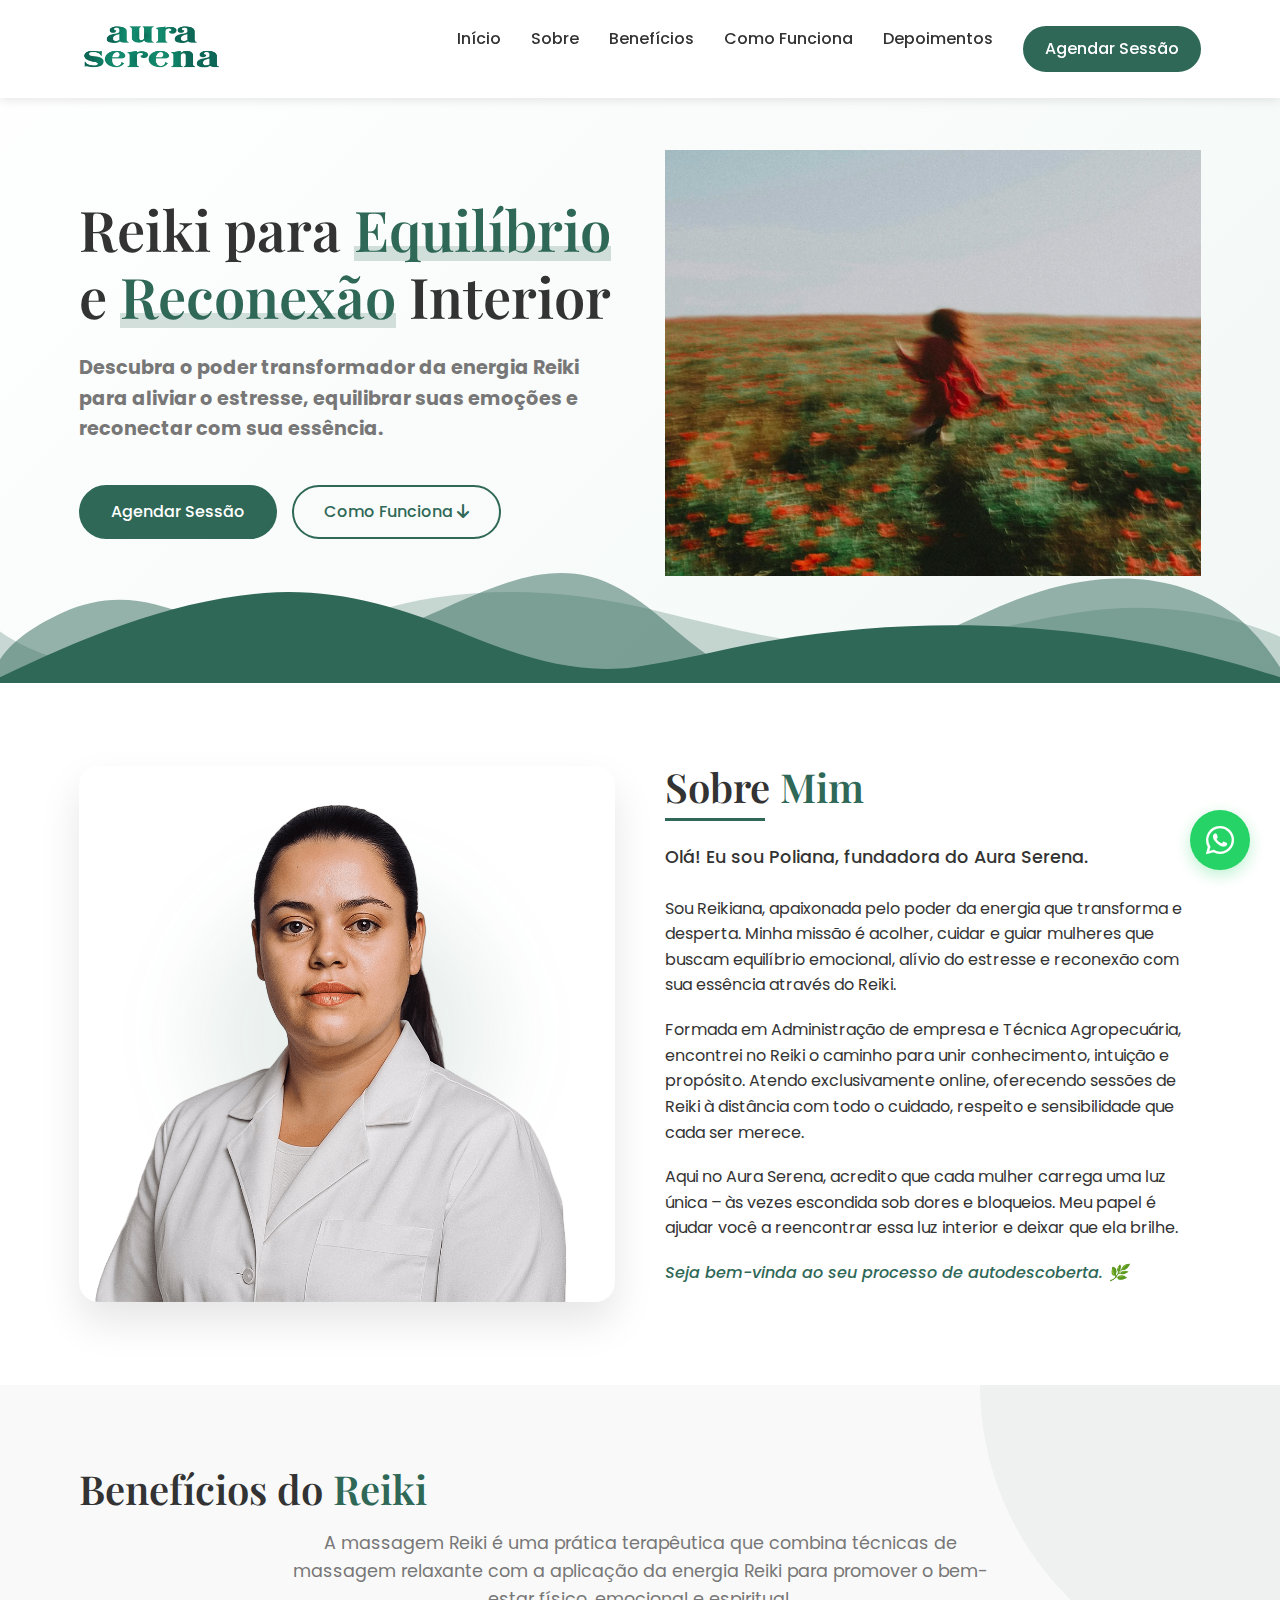
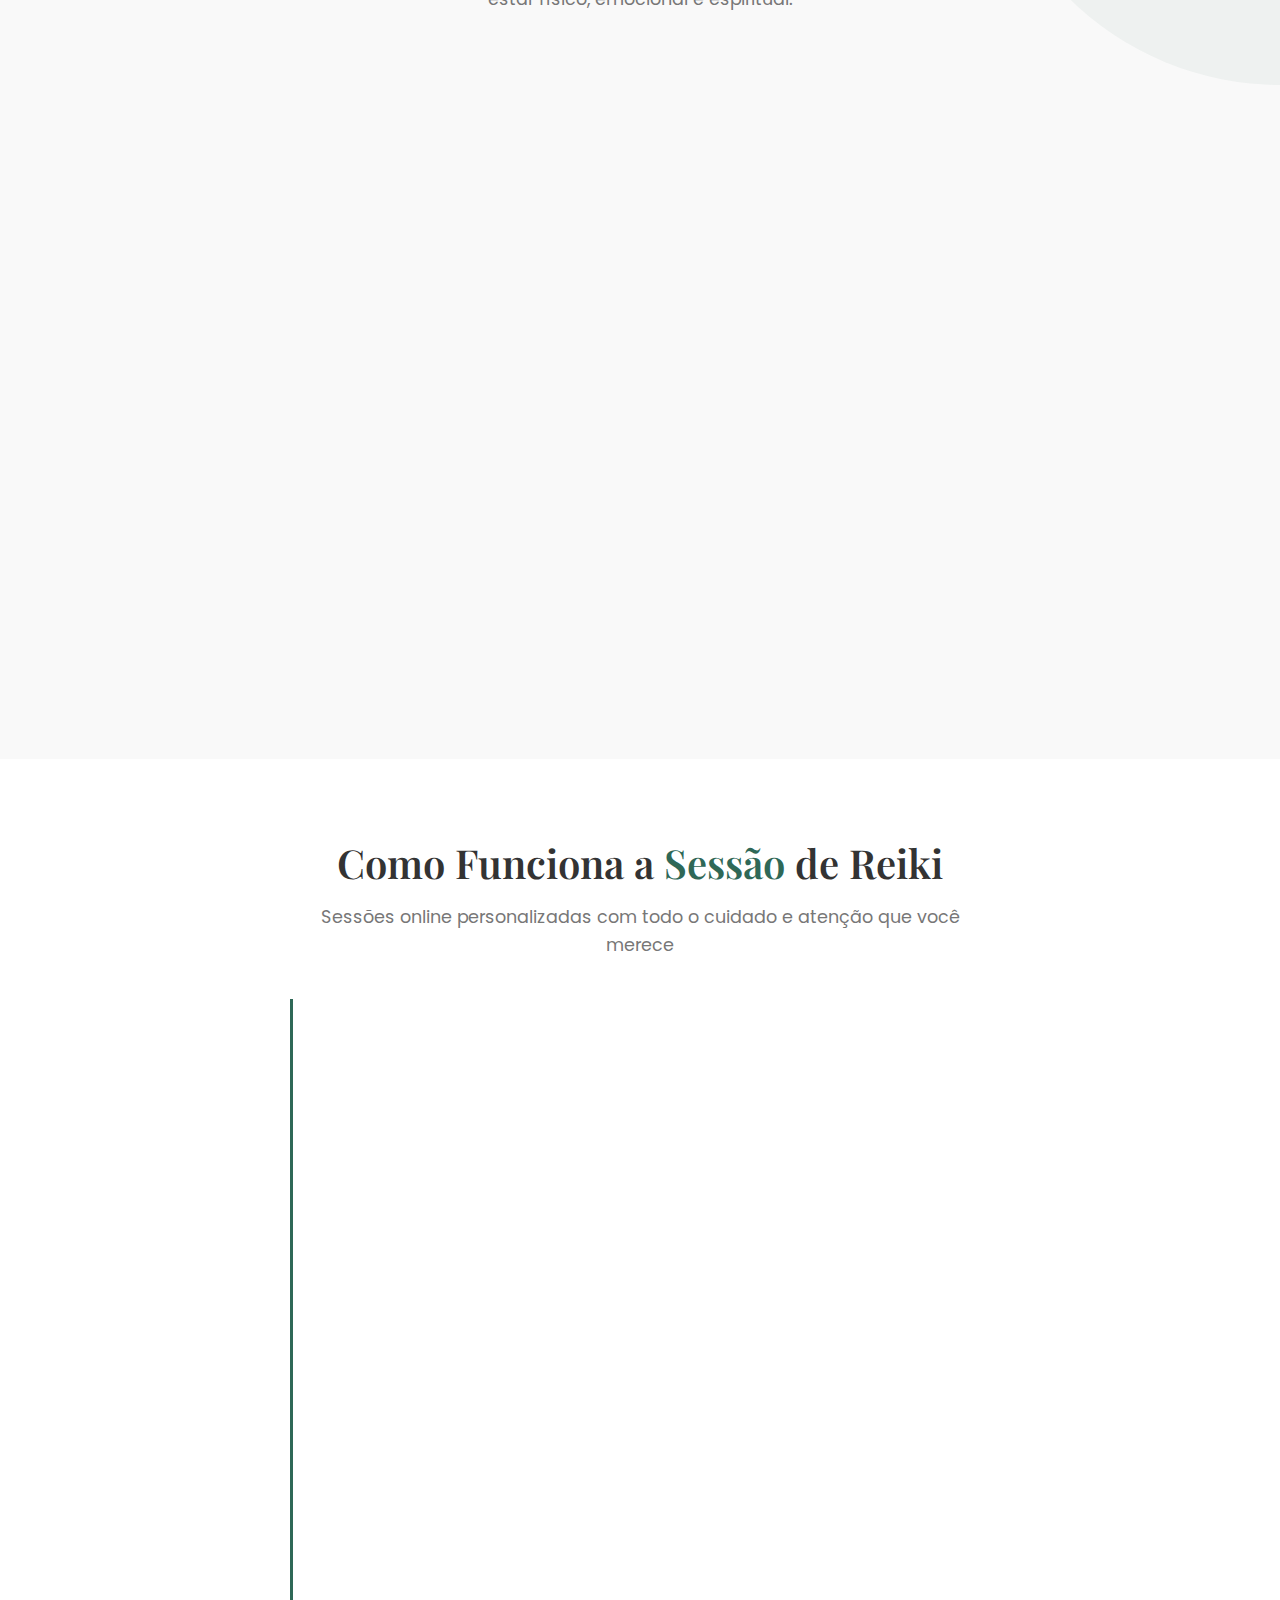
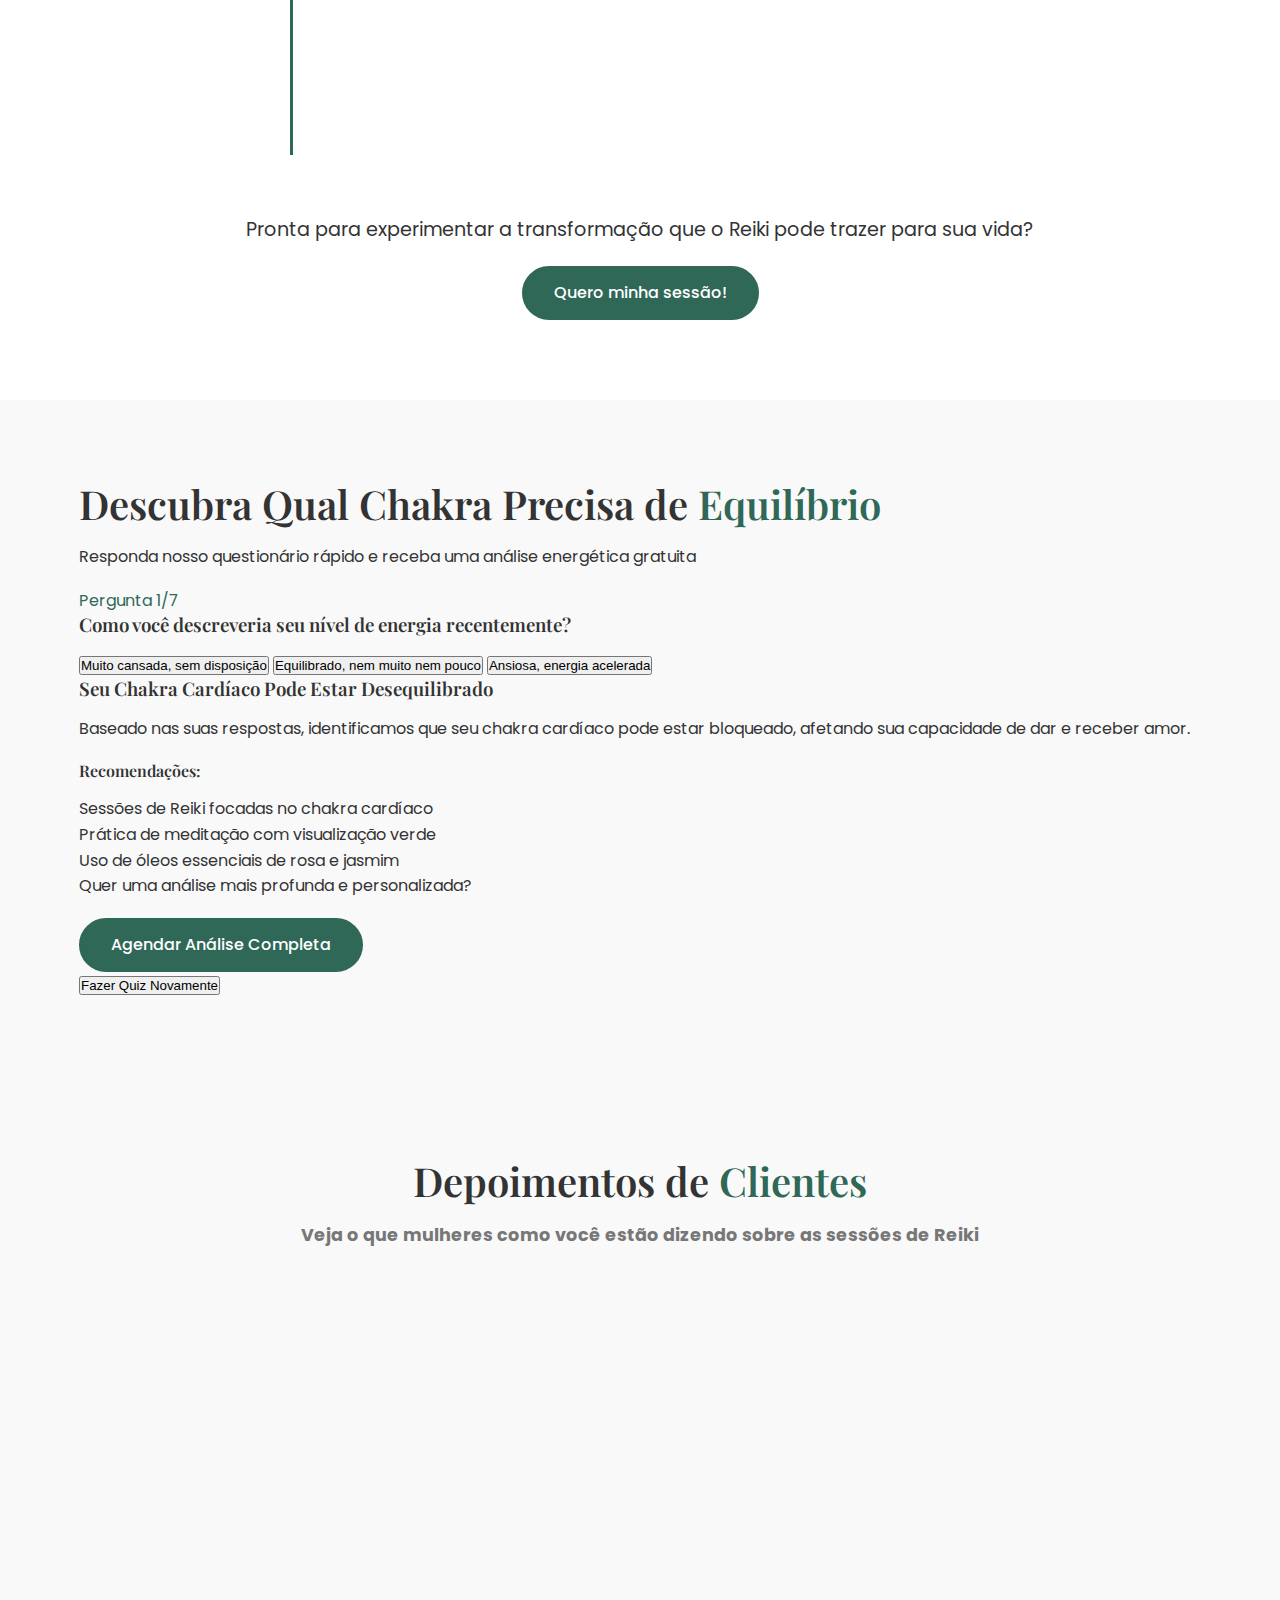
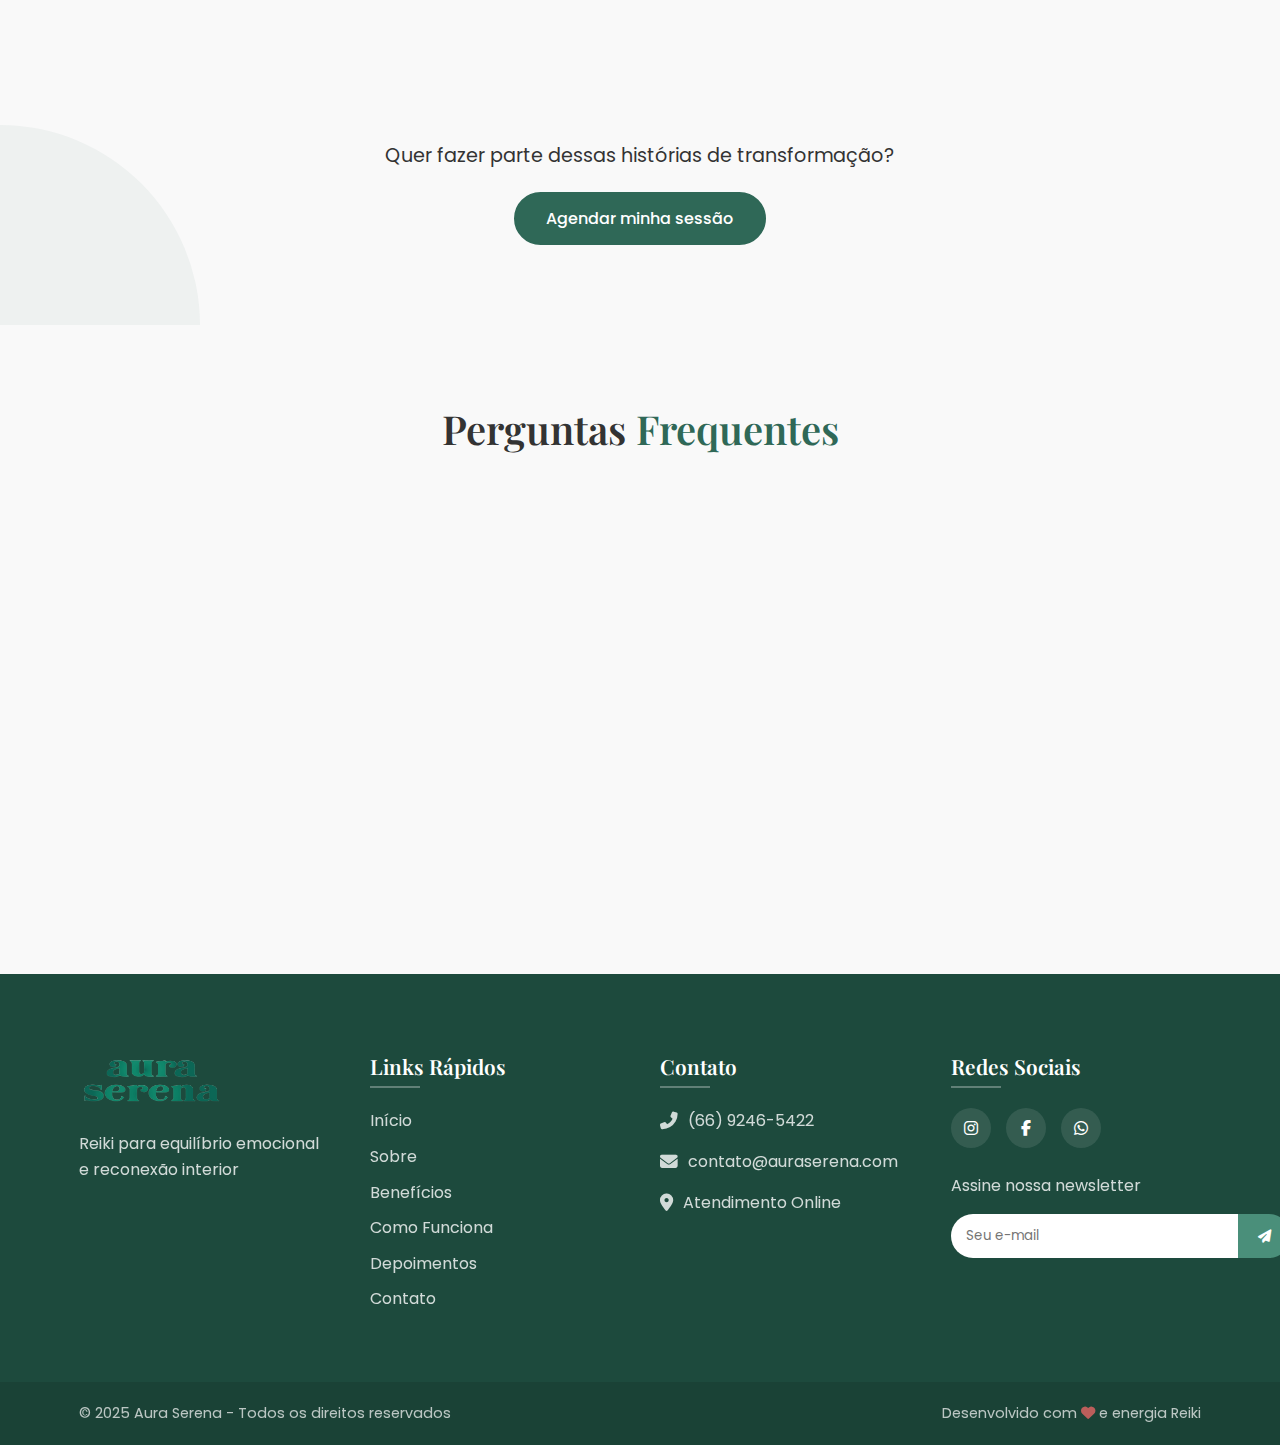
<file: index.html>
<!DOCTYPE html>
<html lang="pt-BR">
<head>
    <meta charset="UTF-8">
    <meta name="viewport" content="width=device-width, initial-scale=1.0">
    <title>Aura Serena | Reiki para Equilíbrio Emocional</title>
    <link rel="stylesheet" href="style.css">
    <link rel="stylesheet" href="https://cdnjs.cloudflare.com/ajax/libs/font-awesome/6.4.0/css/all.min.css">
    <link href="https://fonts.googleapis.com/css2?family=Poppins:wght@300;400;500;600;700&family=Playfair+Display:wght@400;500;600;700&display=swap" rel="stylesheet">
</head>
<body>
    <!-- WhatsApp Flutuante -->
    <a href="https://wa.me/556692465422" class="whatsapp-float" target="_blank">
        <i class="fab fa-whatsapp"></i>
    </a>

    <!-- Header/Navbar -->
    <header class="header">
        <div class="container">
            <div class="logo">
                <img src="imagens/logo.png" alt="Aura Serena - Reiki Energético">
            </div>
            <nav class="navbar">
                <ul>
                    <li><a href="#home">Início</a></li>
                    <li><a href="#about">Sobre</a></li>
                    <li><a href="#benefits">Benefícios</a></li>
                    <li><a href="#how-it-works">Como Funciona</a></li>
                    <li><a href="#testimonials">Depoimentos</a></li>
                    <li><a href="https://wa.me/556692465422?text=Olá%20Poliana,%20gostaria%20de%20agendar%20uma%20sessão%20de%20Reiki%20hoje!" class="cta-button" target="_blank">Agendar Sessão</a></li>
                </ul>
            </nav>
            <div class="menu-mobile">
                <i class="fas fa-bars"></i>
            </div>
        </div>
    </header>

    <!-- Hero Section -->
    <section class="hero" id="home">
        <div class="container">
            <div class="hero-content">
                <h1>Reiki para <span>Equilíbrio</span> e <span>Reconexão</span> Interior</h1>
                <p class="subtitle"><strong>Descubra o poder transformador da energia Reiki para aliviar o estresse, equilibrar suas emoções e reconectar com sua essência.</strong></p>
                <div class="hero-buttons">
                    <a href="https://wa.me/556692465422?text=Olá%20Poliana,%20gostaria%20de%20agendar%20uma%20sessão%20de%20Reiki" class="cta-button" target="_blank">Agendar Sessão</a>
                    <a href="#how-it-works" class="secondary-button">Como Funciona <i class="fas fa-arrow-down"></i></a>
                </div>
            </div>
<div class="hero-image">
    <div class="image-container">
        <img src="imagens/capa.png" alt="Energia Reiki">
    </div>
</div>
        </div>
        <div class="wave-divider">
            <svg viewBox="0 0 1200 120" preserveAspectRatio="none">
                <path d="M0,0V46.29c47.79,22.2,103.59,32.17,158,28,70.36-5.37,136.33-33.31,206.8-37.5C438.64,32.43,512.34,53.67,583,72.05c69.27,18,138.3,24.88,209.4,13.08,36.15-6,69.85-17.84,104.45-29.34C989.49,25,1113-14.29,1200,52.47V0Z" opacity=".25" fill="#2F6857"></path>
                <path d="M0,0V15.81C13,36.92,27.64,56.86,47.69,72.05,99.41,111.27,165,111,224.58,91.58c31.15-10.15,60.09-26.07,89.67-39.8,40.92-19,84.73-46,130.83-49.67,36.26-2.85,70.9,9.42,98.6,31.56,31.77,25.39,62.32,62,103.63,73,40.44,10.79,81.35-6.69,119.13-24.28s75.16-39,116.92-43.05c59.73-5.85,113.28,22.88,168.9,38.84,30.2,8.66,59,6.17,87.09-7.5,22.43-10.89,48-26.93,60.65-49.24V0Z" opacity=".5" fill="#2F6857"></path>
                <path d="M0,0V5.63C149.93,59,314.09,71.32,475.83,42.57c43-7.64,84.23-20.12,127.61-26.46,59-8.63,112.48,12.24,165.56,35.4C827.93,77.22,886,95.24,951.2,90c86.53-7,172.46-45.71,248.8-84.81V0Z" fill="#2F6857"></path>
            </svg>
        </div>
    </section>

<section class="about" id="about">
    <div class="container">
<div class="about-image">
    <div class="image-outline-container">
        <img src="imagens/polianna.png" alt="Poliana - Terapeuta Reiki">
    </div>
    <div class="glow-effect-2"></div>
</div>
        
        <div class="about-content">
            <h2>Sobre <span>Mim</span></h2>
            <p class="intro">Olá! Eu sou Poliana, fundadora do Aura Serena.</p>
            <p>Sou Reikiana, apaixonada pelo poder da energia que transforma e desperta. Minha missão é acolher, cuidar e guiar mulheres que buscam equilíbrio emocional, alívio do estresse e reconexão com sua essência através do Reiki.</p>
            <p>Formada em Administração de empresa e Técnica Agropecuária, encontrei no Reiki o caminho para unir conhecimento, intuição e propósito. Atendo exclusivamente online, oferecendo sessões de Reiki à distância com todo o cuidado, respeito e sensibilidade que cada ser merece.</p>
            <p>Aqui no Aura Serena, acredito que cada mulher carrega uma luz única – às vezes escondida sob dores e bloqueios. Meu papel é ajudar você a reencontrar essa luz interior e deixar que ela brilhe.</p>
            <p class="closing">Seja bem-vinda ao seu processo de autodescoberta. 🌿</p>
        </div>
    </div>
</section>

    <!-- Benefits Section -->
    <section class="benefits" id="benefits">
        <div class="container">
            <h2>Benefícios do <span>Reiki</span></h2>
            <p class="section-subtitle">A massagem Reiki é uma prática terapêutica que combina técnicas de massagem relaxante com a aplicação da energia Reiki para promover o bem-estar físico, emocional e espiritual.</p>
            
            <div class="benefits-grid">
                <div class="benefit-card">
                    <div class="benefit-icon">
                        <i class="fas fa-heart"></i>
                    </div>
                    <h3>Equilíbrio Emocional</h3>
                    <p>Harmoniza as emoções, reduzindo ansiedade, estresse e promovendo sensação de paz interior.</p>
                </div>
                
                <div class="benefit-card">
                    <div class="benefit-icon">
                        <i class="fas fa-spa"></i>
                    </div>
                    <h3>Relaxamento Profundo</h3>
                    <p>Induz um estado de relaxamento que ajuda a liberar tensões físicas e mentais acumuladas.</p>
                </div>
                
                <div class="benefit-card">
                    <div class="benefit-icon">
                        <i class="fas fa-bolt"></i>
                    </div>
                    <h3>Energia Revitalizada</h3>
                    <p>Ativa e equilibra o fluxo de energia vital, restaurando a vitalidade e disposição.</p>
                </div>
                
                <div class="benefit-card">
                    <div class="benefit-icon">
                        <i class="fas fa-moon"></i>
                    </div>
                    <h3>Melhora do Sono</h3>
                    <p>Ajuda a regular os padrões de sono, proporcionando noites mais tranquilas e reparadoras.</p>
                </div>
                
                <div class="benefit-card">
                    <div class="benefit-icon">
                        <i class="fas fa-brain"></i>
                    </div>
                    <h3>Clareza Mental</h3>
                    <p>Promove maior clareza de pensamentos e ajuda na tomada de decisões mais alinhadas.</p>
                </div>
                
                <div class="benefit-card">
                    <div class="benefit-icon">
                        <i class="fas fa-hands-helping"></i>
                    </div>
                    <h3>Autoconhecimento</h3>
                    <p>Facilita o processo de autodescoberta e reconexão com sua essência verdadeira.</p>
                </div>
            </div>
        </div>
    </section>

    <!-- How It Works Section -->
    <section class="how-it-works" id="how-it-works">
        <div class="container">
            <h2>Como Funciona a <span>Sessão</span> de Reiki</h2>
            <p class="section-subtitle">Sessões online personalizadas com todo o cuidado e atenção que você merece</p>
            
            <div class="steps-container">
                <div class="step">
                    <div class="step-number">1</div>
                    <div class="step-content">
                        <h3>Agendamento</h3>
                        <p><strong>Você agenda sua sessão pelo WhatsApp abaixo. Envio todas as orientações pra você.</strong></p>
                    </div>
                </div>
                
                <div class="step">
                    <div class="step-number">2</div>
                    <div class="step-content">
                        <h3>Preparação</h3>
                        <p><strong>No dia marcado, você se prepara em um ambiente tranquilo, com música suave e roupas confortáveis.</strong></p>
                    </div>
                </div>
                
                <div class="step">
                    <div class="step-number">3</div>
                    <div class="step-content">
                        <h3>Conexão Energética</h3>
                        <p><strong>Estabelecemos a conexão no horário combinado. Você só precisa estar relaxada e receptiva.</strong></p>
                    </div>
                </div>
                
                <div class="step">
                    <div class="step-number">4</div>
                    <div class="step-content">
                        <h3>Aplicação do Reiki</h3>
                        <p><strong>Durante 50 minutos, canalizo a energia Reiki para você, trabalhando nos seus campos energéticos.</strong></p>
                    </div>
                </div>
                
                <div class="step">
                    <div class="step-number">5</div>
                    <div class="step-content">
                        <h3>Feedback</h3>
                        <p><strong>Após a sessão, conversamos sobre suas sensações e dou orientações personalizadas.</strong></p>
                    </div>
                </div>
            </div>
            
  <div class="call-to-action">
    <p>Pronta para experimentar a transformação que o Reiki pode trazer para sua vida?</p>
    <a href="https://wa.me/556692465422?text=Olá%20Poliana,%20estou%20pronta%20para%20experimentar%20a%20transformação%20do%20Reiki.%20Quero%20agendar%20minha%20sessão!" class="cta-button" target="_blank">Quero minha sessão!</a>
</div>
        </div>
    </section>

<section class="chakra-quiz" id="chakra-quiz">
    <div class="container">
        <div class="quiz-header">
            <h2>Descubra Qual Chakra Precisa de <span>Equilíbrio</span></h2>
            <p class="subtitle">Responda nosso questionário rápido e receba uma análise energética gratuita</p>
        </div>
        
        <div class="quiz-container">
            <div class="quiz-progress">
                <div class="progress-bar"></div>
                <span class="progress-text">Pergunta <span class="current-question">1</span>/7</span>
            </div>
            
            <div class="quiz-content">
                <!-- Perguntas serão inseridas via JavaScript -->
            </div>
            
            <div class="quiz-result hidden">
                <div class="result-header">
                    <div class="chakra-icon" id="result-icon"></div>
                    <h3 id="result-title">Seu Chakra Cardíaco Pode Estar Desequilibrado</h3>
                </div>
                
                <div class="result-description">
                    <p id="result-text">Baseado nas suas respostas, identificamos que seu chakra cardíaco pode estar bloqueado, afetando sua capacidade de dar e receber amor.</p>
                    
                    <div class="result-recommendation">
                        <h4>Recomendações:</h4>
                        <ul id="result-recommendations">
                            <li>Sessões de Reiki focadas no chakra cardíaco</li>
                            <li>Prática de meditação com visualização verde</li>
                            <li>Uso de óleos essenciais de rosa e jasmim</li>
                        </ul>
                    </div>
                </div>
                
                <div class="result-cta">
                    <p>Quer uma análise mais profunda e personalizada?</p>
                    <a href="https://wa.me/556692465422?text=Gostaria%20de%20uma%20análise%20completa%20dos%20meus%20chakras" 
                       class="cta-button" 
                       target="_blank">
                       Agendar Análise Completa
                    </a>
                </div>
                
                <button class="restart-quiz">Fazer Quiz Novamente</button>
            </div>
        </div>
    </div>
</section>
    <!-- Testimonials Section -->
    <section class="testimonials" id="testimonials">
        <div class="container">
            <h2>Depoimentos de <span>Clientes</span></h2>
            <p class="section-subtitle"><strong>Veja o que mulheres como você estão dizendo sobre as sessões de Reiki</strong></p>
            
            <div class="testimonials-slider">
                <div class="testimonial-card">
                    <div class="testimonial-content">
                        <div class="quote-icon">
                            <i class="fas fa-quote-left"></i>
                        </div>
                        <p class="testimonial-text">"Após 3 sessões com a Poliana, minha ansiedade diminuiu significativamente. Sinto uma paz que há muito tempo não experimentava. Recomendo de coração!"</p>
                        <div class="client-info">
    >
                            <div class="client-details">
                                <h4>Ana C.</h4>
                                <p>34 anos, Designer</p>
                            </div>
                        </div>
                    </div>
                </div>
                
                <div class="testimonial-card">
                    <div class="testimonial-content">
                        <div class="quote-icon">
                            <i class="fas fa-quote-left"></i>
                        </div>
                        <p class="testimonial-text">"Nunca tinha experimentado Reiki à distância e fiquei surpresa com os resultados. Na primeira sessão já senti um calor intenso e depois uma leveza incrível. A Poliana tem um dom especial!"</p>
                        <div class="client-info">
      
                            <div class="client-details">
                                <h4>Mariana S.</h4>
                                <p>29 anos, Professora</p>
                            </div>
                        </div>
                    </div>
                </div>
                
                <div class="testimonial-card">
                    <div class="testimonial-content">
                        <div class="quote-icon">
                            <i class="fas fa-quote-left"></i>
                        </div>
                        <p class="testimonial-text">"Estava com insônia há meses e depois da segunda sessão comecei a dormir melhor. A energia da Poliana é muito acolhedora e sinto que ela realmente se importa com cada cliente."</p>
                        <div class="client-info">
        
                            <div class="client-details">
                                <h4>Juliana R.</h4>
                                <p>41 anos, Empresária</p>
                            </div>
                        </div>
                    </div>
                </div>
            </div>
            
<div class="testimonials-cta">
    <p>Quer fazer parte dessas histórias de transformação?</p>
    <a href="https://wa.me/556692465422?text=Olá%20Poliana,%20li%20os%20depoimentos%20e%20quero%20fazer%20parte%20dessa%20transformação%20com%20o%20Reiki.%20Podemos%20agendar%20minha%20sessão?" class="cta-button" target="_blank">Agendar minha sessão</a>
</div>
        </div>
    </section>



    <!-- FAQ Section -->
    <section class="faq">
        <div class="container">
            <h2>Perguntas <span>Frequentes</span></h2>
            
            <div class="faq-container">
                <div class="faq-item">
                    <div class="faq-question">
                        <h3>O Reiki substitui tratamento médico?</h3>
                        <i class="fas fa-chevron-down"></i>
                    </div>
                    <div class="faq-answer">
                        <p>Não. O Reiki é uma terapia complementar que trabalha com energia vital e bem-estar, mas não substitui tratamentos médicos ou psicológicos. Pode ser usado como um complemento para promover equilíbrio e relaxamento.</p>
                    </div>
                </div>
                
                <div class="faq-item">
                    <div class="faq-question">
                        <h3>Como funciona o Reiki à distância?</h3>
                        <i class="fas fa-chevron-down"></i>
                    </div>
                    <div class="faq-answer">
                        <p>A energia Reiki não está limitada pelo espaço físico. Assim como o amor e as orações podem ser sentidos à distância, a energia Reiki também pode ser canalizada para você, independente da localização. Muitos clientes relatam sentir calor, formigamento ou profundo relaxamento durante as sessões.</p>
                    </div>
                </div>
                
                <div class="faq-item">
                    <div class="faq-question">
                        <h3>Quantas sessões são recomendadas?</h3>
                        <i class="fas fa-chevron-down"></i>
                    </div>
                    <div class="faq-answer">
                        <p>Isso varia conforme cada pessoa e seus objetivos. Algumas sentem diferenças significativas já na primeira sessão, enquanto outras se beneficiam mais com um pacote de 3 a 5 sessões próximas. Durante nossa conversa inicial, posso te orientar melhor sobre o que seria mais adequado para seu caso.</p>
                    </div>
                </div>
                
                <div class="faq-item">
                    <div class="faq-question">
                        <h3>Preciso ter alguma crença específica?</h3>
                        <i class="fas fa-chevron-down"></i>
                    </div>
                    <div class="faq-answer">
                        <p>Não. O Reiki não está vinculado a nenhuma religião ou sistema de crenças. É uma técnica de canalização de energia vital que funciona independentemente de suas crenças pessoais. O importante é estar aberta à experiência.</p>
                    </div>
                </div>
                
                <div class="faq-item">
                    <div class="faq-question">
                        <h3>Quais os preparativos para a sessão?</h3>
                        <i class="fas fa-chevron-down"></i>
                    </div>
                    <div class="faq-answer">
                        <p>Recomendo que você esteja em um local tranquilo, de preferência deitada ou sentada confortavelmente. Pode colocar uma música suave se desejar. Evite consumir álcool ou drogas antes da sessão e venha com roupas confortáveis. Envio um guia completo após o agendamento.</p>
                    </div>
                </div>
            </div>
        </div>
    </section>

    <!-- Footer -->
    <footer class="footer">
        <div class="container">
            <div class="footer-logo">
                <img src="imagens/logo.png" alt="Aura Serena">
                <p>Reiki para equilíbrio emocional e reconexão interior</p>
            </div>
            
            <div class="footer-links">
                <h3>Links Rápidos</h3>
                <ul>
                    <li><a href="#home">Início</a></li>
                    <li><a href="#about">Sobre</a></li>
                    <li><a href="#benefits">Benefícios</a></li>
                    <li><a href="#how-it-works">Como Funciona</a></li>
                    <li><a href="#testimonials">Depoimentos</a></li>
                    <li><a href="#contact">Contato</a></li>
                </ul>
            </div>
            
            <div class="footer-contact">
                <h3>Contato</h3>
                <ul>
                    <li><i class="fas fa-phone-alt"></i> (66) 9246-5422</li>
                    <li><i class="fas fa-envelope"></i> contato@auraserena.com</li>
                    <li><i class="fas fa-map-marker-alt"></i> Atendimento Online</li>
                </ul>
            </div>
            
            <div class="footer-social">
                <h3>Redes Sociais</h3>
                <div class="social-icons">
                    <a href="#"><i class="fab fa-instagram"></i></a>
                    <a href="#"><i class="fab fa-facebook-f"></i></a>
                    <a href="https://wa.me/556692465422"><i class="fab fa-whatsapp"></i></a>
                </div>
                <div class="newsletter">
                    <p>Assine nossa newsletter</p>
                    <form>
                        <input type="email" placeholder="Seu e-mail">
                        <button type="submit"><i class="fas fa-paper-plane"></i></button>
                    </form>
                </div>
            </div>
        </div>
        
        <div class="footer-bottom">
            <div class="container">
                <p>&copy; 2025 Aura Serena - Todos os direitos reservados</p>
                <p>Desenvolvido com <i class="fas fa-heart"></i> e energia Reiki</p>
            </div>
        </div>
    </footer>

    <script src="script.js"></script>
</body>
</html>
</file>
<file: style.css>
/* Global Styles */
:root {
    --primary-color: #2F6857;
    --primary-light: #4a8f7a;
    --primary-dark: #1d4a3d;
    --secondary-color: #F5B553;
    --text-color: #333333;
    --light-text: #f8f8f8;
    --light-bg: #f9f9f9;
    --white: #ffffff;
    --gray: #e0e0e0;
    --dark-gray: #777777;
}

* {
    margin: 0;
    padding: 0;
    box-sizing: border-box;
}

html {
    scroll-behavior: smooth;
}

body {
    font-family: 'Poppins', sans-serif;
    color: var(--text-color);
    line-height: 1.6;
    overflow-x: hidden;
    background-color: var(--light-bg);
}

h1, h2, h3, h4, h5, h6 {
    font-family: 'Playfair Display', serif;
    font-weight: 600;
    line-height: 1.2;
    margin-bottom: 1rem;
}

h2 {
    font-size: 2.5rem;
}

span {
    color: var(--primary-color);
}

p {
    margin-bottom: 1.2rem;
}

a {
    text-decoration: none;
    color: inherit;
    transition: all 0.3s ease;
}

ul {
    list-style: none;
}

img {
    max-width: 100%;
    height: auto;
}

.container {
    width: 90%;
    max-width: 1200px;
    margin: 0 auto;
    padding: 0 15px;
}

section {
    padding: 80px 0;
    position: relative;
}

.section-subtitle {
    font-size: 1.1rem;
    color: var(--dark-gray);
    margin-bottom: 2.5rem;
    max-width: 700px;
    margin-left: auto;
    margin-right: auto;
    text-align: center;
}

.cta-button {
    display: inline-block;
    background-color: var(--primary-color);
    color: var(--white);
    padding: 12px 30px;
    border-radius: 50px;
    font-weight: 500;
    transition: all 0.3s ease;
    border: 2px solid var(--primary-color);
    text-align: center;
}

.cta-button:hover {
    background-color: var(--primary-light);
    border-color: var(--primary-light);
    transform: translateY(-3px);
    box-shadow: 0 10px 20px rgba(47, 104, 87, 0.2);
}

.secondary-button {
    display: inline-block;
    background-color: transparent;
    color: var(--primary-color);
    padding: 12px 30px;
    border-radius: 50px;
    font-weight: 500;
    transition: all 0.3s ease;
    border: 2px solid var(--primary-color);
    margin-left: 15px;
}

.secondary-button:hover {
    background-color: var(--primary-color);
    color: var(--white);
    transform: translateY(-3px);
}

/* Header Styles */
.header {
    position: fixed;
    top: 0;
    left: 0;
    width: 100%;
    z-index: 1000;
    padding: 20px 0;
    transition: all 0.3s ease;
    background-color: rgba(255, 255, 255, 0.95);
    box-shadow: 0 2px 10px rgba(0, 0, 0, 0.1);
}

.header.scrolled {
    padding: 15px 0;
    background-color: rgba(255, 255, 255, 0.98);
    box-shadow: 0 5px 20px rgba(0, 0, 0, 0.1);
}

.header .container {
    display: flex;
    justify-content: space-between;
    align-items: center;
}

.logo img {
    height: 50px;
    transition: all 0.3s ease;
}

.header.scrolled .logo img {
    height: 40px;
}

.navbar ul {
    display: flex;
}

.navbar ul li {
    margin-left: 30px;
}

.navbar ul li a {
    font-weight: 500;
    position: relative;
}

.navbar ul li a:after {
    content: '';
    position: absolute;
    width: 0;
    height: 2px;
    background-color: var(--primary-color);
    bottom: -5px;
    left: 0;
    transition: width 0.3s ease;
}

.navbar ul li a:hover:after {
    width: 100%;
}

.navbar ul li a.cta-button {
    padding: 8px 20px;
}

.navbar ul li a.cta-button:after {
    display: none;
}

.menu-mobile {
    display: none;
    font-size: 1.5rem;
    cursor: pointer;
    color: var(--primary-color);
}

/* Hero Section */
.hero {
    padding-top: 150px;
    padding-bottom: 100px;
    background: linear-gradient(135deg, rgba(255,255,255,1) 0%, rgba(242,248,246,1) 100%);
    position: relative;
    overflow: hidden;
}

.hero .container {
    display: flex;
    align-items: center;
    position: relative;
    z-index: 2;
}

.hero-content {
    flex: 1;
    padding-right: 50px;
}

.hero h1 {
    font-size: 3.5rem;
    margin-bottom: 1.5rem;
    line-height: 1.2;
}

.hero h1 span {
    position: relative;
}

.hero h1 span:after {
    content: '';
    position: absolute;
    bottom: 5px;
    left: 0;
    width: 100%;
    height: 15px;
    background-color: rgba(47, 104, 87, 0.2);
    z-index: -1;
}

.hero .subtitle {
    font-size: 1.2rem;
    margin-bottom: 2.5rem;
    color: var(--dark-gray);
    max-width: 600px;
}

.hero-buttons {
    display: flex;
    align-items: center;
}

.hero-image {
    flex: 1;
    position: relative;
    text-align: center;
}

.hero-image img {
    max-width: 100%;
    height: auto;
    animation: float 6s ease-in-out infinite;
    position: relative;
    z-index: 2;
}

.glow-effect {
    position: absolute;
    width: 400px;
    height: 400px;
    background-color: rgba(47, 104, 87, 0.1);
    border-radius: 50%;
    top: 50%;
    left: 50%;
    transform: translate(-50%, -50%);
    z-index: 1;
    filter: blur(40px);
    animation: pulse 4s ease-in-out infinite;
}

.wave-divider {
    position: absolute;
    bottom: 0;
    left: 0;
    width: 100%;
    overflow: hidden;
    line-height: 0;
    transform: rotate(180deg);
}

.wave-divider svg {
    position: relative;
    display: block;
    width: calc(100% + 1.3px);
    height: 120px;
}

/* About Section */
.about {
    background-color: var(--white);
}

.about .container {
    display: flex;
    align-items: center;
    gap: 50px;
}

.about-image {
    flex: 1;
    position: relative;
    border-radius: 20px;
    overflow: hidden;
    box-shadow: 0 20px 40px rgba(0, 0, 0, 0.1);
}

.about-image img {
    width: 100%;
    height: auto;
    display: block;
    border-radius: 20px;
    position: relative;
    z-index: 2;
}

.glow-effect-2 {
    position: absolute;
    width: 300px;
    height: 300px;
    background-color: rgba(47, 104, 87, 0.1);
    border-radius: 50%;
    top: 50%;
    left: 50%;
    transform: translate(-50%, -50%);
    z-index: 1;
    filter: blur(40px);
    animation: pulse 4s ease-in-out infinite alternate;
}

.about-content {
    flex: 1;
}

.about h2 {
    margin-bottom: 2rem;
    position: relative;
    display: inline-block;
}

.about h2:after {
    content: '';
    position: absolute;
    width: 50%;
    height: 3px;
    background-color: var(--primary-color);
    bottom: -10px;
    left: 0;
}

.about p.intro {
    font-weight: 500;
    font-size: 1.1rem;
    margin-bottom: 1.5rem;
}

.about p.closing {
    font-style: italic;
    color: var(--primary-color);
    font-weight: 500;
}

.signature {
    margin-top: 30px;
}

.signature img {
    max-width: 200px;
    opacity: 0.8;
}

/* Benefits Section */
.benefits {
    background-color: var(--light-bg);
    position: relative;
    overflow: hidden;
}

.benefits:before {
    content: '';
    position: absolute;
    width: 600px;
    height: 600px;
    background-color: rgba(47, 104, 87, 0.05);
    border-radius: 50%;
    top: -300px;
    right: -300px;
    z-index: 0;
}

.benefits h2, .benefits .section-subtitle {
    position: relative;
    z-index: 2;
}

.benefits-grid {
    display: grid;
    grid-template-columns: repeat(auto-fit, minmax(300px, 1fr));
    gap: 30px;
    position: relative;
    z-index: 2;
}

.benefit-card {
    background-color: var(--white);
    padding: 30px;
    border-radius: 15px;
    box-shadow: 0 10px 30px rgba(0, 0, 0, 0.05);
    transition: all 0.3s ease;
    text-align: center;
}

.benefit-card:hover {
    transform: translateY(-10px);
    box-shadow: 0 15px 40px rgba(0, 0, 0, 0.1);
}

.benefit-icon {
    width: 80px;
    height: 80px;
    background-color: rgba(47, 104, 87, 0.1);
    border-radius: 50%;
    display: flex;
    align-items: center;
    justify-content: center;
    margin: 0 auto 20px;
    color: var(--primary-color);
    font-size: 1.8rem;
    transition: all 0.3s ease;
}

.benefit-card:hover .benefit-icon {
    background-color: var(--primary-color);
    color: var(--white);
    transform: scale(1.1);
}

.benefit-card h3 {
    font-size: 1.4rem;
    margin-bottom: 15px;
    color: var(--primary-color);
}

/* How It Works Section */
.how-it-works {
    background-color: var(--white);
}

.how-it-works h2, .how-it-works .section-subtitle {
    text-align: center;
}

.steps-container {
    max-width: 800px;
    margin: 0 auto;
    position: relative;
}

.steps-container:before {
    content: '';
    position: absolute;
    width: 3px;
    height: 100%;
    background-color: var(--primary-color);
    left: 50px;
    top: 0;
}

.step {
    display: flex;
    margin-bottom: 40px;
    position: relative;
}

.step:last-child {
    margin-bottom: 0;
}

.step-number {
    width: 50px;
    height: 50px;
    background-color: var(--primary-color);
    color: var(--white);
    border-radius: 50%;
    display: flex;
    align-items: center;
    justify-content: center;
    font-size: 1.5rem;
    font-weight: 700;
    margin-right: 50px;
    flex-shrink: 0;
    position: relative;
    z-index: 2;
}

.step-content {
    padding-top: 10px;
}

.step-content h3 {
    font-size: 1.5rem;
    color: var(--primary-color);
    margin-bottom: 10px;
}

.call-to-action {
    text-align: center;
    margin-top: 60px;
}

.call-to-action p {
    font-size: 1.2rem;
    margin-bottom: 20px;
}

/* Testimonials Section */
.testimonials {
    background-color: var(--light-bg);
    position: relative;
}

.testimonials:before {
    content: '';
    position: absolute;
    width: 400px;
    height: 400px;
    background-color: rgba(47, 104, 87, 0.05);
    border-radius: 50%;
    bottom: -200px;
    left: -200px;
    z-index: 0;
}

.testimonials h2, .testimonials .section-subtitle {
    position: relative;
    z-index: 2;
    text-align: center;
}

.testimonials-slider {
    display: flex;
    gap: 30px;
    overflow-x: auto;
    padding: 20px 0;
    scroll-snap-type: x mandatory;
    position: relative;
    z-index: 2;
    margin-bottom: 40px;
}

.testimonials-slider::-webkit-scrollbar {
    height: 8px;
}

.testimonials-slider::-webkit-scrollbar-track {
    background: #f1f1f1;
    border-radius: 10px;
}

.testimonials-slider::-webkit-scrollbar-thumb {
    background: var(--primary-color);
    border-radius: 10px;
}

.testimonial-card {
    min-width: 350px;
    scroll-snap-align: start;
    background-color: var(--white);
    padding: 30px;
    border-radius: 15px;
    box-shadow: 0 10px 30px rgba(0, 0, 0, 0.05);
}

.testimonial-content {
    position: relative;
}

.quote-icon {
    font-size: 2.5rem;
    color: rgba(47, 104, 87, 0.2);
    margin-bottom: 20px;
}

.testimonial-text {
    font-style: italic;
    margin-bottom: 25px;
    position: relative;
}

.testimonial-text:before {
    content: '"';
    position: absolute;
    font-size: 4rem;
    color: rgba(47, 104, 87, 0.1);
    top: -20px;
    left: -15px;
    font-family: serif;
    line-height: 1;
    z-index: -1;
}

.client-info {
    display: flex;
    align-items: center;
}

.client-photo {
    width: 60px;
    height: 60px;
    border-radius: 50%;
    overflow: hidden;
    margin-right: 15px;
}

.client-photo img {
    width: 100%;
    height: 100%;
    object-fit: cover;
}

.client-details h4 {
    font-size: 1.1rem;
    margin-bottom: 5px;
    color: var(--primary-color);
}

.client-details p {
    font-size: 0.9rem;
    color: var(--dark-gray);
    margin-bottom: 0;
}

.testimonials-cta {
    text-align: center;
    position: relative;
    z-index: 2;
}

.testimonials-cta p {
    font-size: 1.2rem;
    margin-bottom: 20px;
}

/* Contact Section */
.contact {
    background-color: var(--white);
}

.contact .container {
    display: flex;
    align-items: center;
    gap: 50px;
}

.contact-content {
    flex: 1;
}

.contact h2 {
    margin-bottom: 1.5rem;
}

.contact .section-subtitle {
    text-align: left;
    margin-left: 0;
    margin-right: 0;
    margin-bottom: 2.5rem;
}

.contact-form {
    margin-bottom: 40px;
}

.form-group {
    margin-bottom: 20px;
}

.form-group input,
.form-group textarea {
    width: 100%;
    padding: 15px;
    border: 1px solid var(--gray);
    border-radius: 8px;
    font-family: 'Poppins', sans-serif;
    font-size: 1rem;
    transition: all 0.3s ease;
}

.form-group input:focus,
.form-group textarea:focus {
    outline: none;
    border-color: var(--primary-color);
    box-shadow: 0 0 0 3px rgba(47, 104, 87, 0.2);
}

.form-group textarea {
    resize: vertical;
    min-height: 120px;
}

.contact-info {
    margin-top: 30px;
}

.info-item {
    display: flex;
    align-items: center;
    margin-bottom: 15px;
}

.info-item i {
    width: 40px;
    height: 40px;
    background-color: rgba(47, 104, 87, 0.1);
    color: var(--primary-color);
    border-radius: 50%;
    display: flex;
    align-items: center;
    justify-content: center;
    margin-right: 15px;
    font-size: 1rem;
}

.social-links {
    display: flex;
    gap: 15px;
    margin-top: 30px;
}

.social-links a {
    width: 40px;
    height: 40px;
    background-color: rgba(47, 104, 87, 0.1);
    color: var(--primary-color);
    border-radius: 50%;
    display: flex;
    align-items: center;
    justify-content: center;
    transition: all 0.3s ease;
}

.social-links a:hover {
    background-color: var(--primary-color);
    color: var(--white);
    transform: translateY(-3px);
}

.contact-image {
    flex: 1;
    position: relative;
    text-align: center;
}

.contact-image img {
    max-width: 100%;
    height: auto;
    border-radius: 20px;
    position: relative;
    z-index: 2;
}

.glow-effect-3 {
    position: absolute;
    width: 300px;
    height: 300px;
    background-color: rgba(47, 104, 87, 0.1);
    border-radius: 50%;
    top: 50%;
    left: 50%;
    transform: translate(-50%, -50%);
    z-index: 1;
    filter: blur(40px);
    animation: pulse 4s ease-in-out infinite alternate-reverse;
}

/* FAQ Section */
.faq {
    background-color: var(--light-bg);
}

.faq h2 {
    text-align: center;
    margin-bottom: 50px;
}

.faq-container {
    max-width: 800px;
    margin: 0 auto;
}

.faq-item {
    margin-bottom: 15px;
    border-radius: 8px;
    overflow: hidden;
    box-shadow: 0 5px 15px rgba(0, 0, 0, 0.05);
}

.faq-question {
    background-color: var(--white);
    padding: 20px 25px;
    cursor: pointer;
    display: flex;
    justify-content: space-between;
    align-items: center;
    transition: all 0.3s ease;
}

.faq-question:hover {
    background-color: rgba(47, 104, 87, 0.05);
}

.faq-question h3 {
    margin-bottom: 0;
    font-size: 1.2rem;
    color: var(--primary-color);
}

.faq-question i {
    transition: all 0.3s ease;
}

.faq-question.active i {
    transform: rotate(180deg);
}

.faq-answer {
    background-color: var(--white);
    padding: 0 25px;
    max-height: 0;
    overflow: hidden;
    transition: all 0.3s ease;
}

.faq-answer p {
    padding-bottom: 20px;
}

.faq-answer.show {
    max-height: 500px;
    padding-top: 15px;
}

/* Footer */
.footer {
    background-color: var(--primary-dark);
    color: var(--white);
    padding: 80px 0 0;
}

.footer .container {
    display: grid;
    grid-template-columns: repeat(auto-fit, minmax(250px, 1fr));
    gap: 40px;
}

.footer-logo img {
    height: 50px;
    margin-bottom: 20px;
}

.footer-logo p {
    opacity: 0.8;
}

.footer-links h3, .footer-contact h3, .footer-social h3 {
    font-size: 1.3rem;
    margin-bottom: 20px;
    position: relative;
    padding-bottom: 10px;
}

.footer-links h3:after, .footer-contact h3:after, .footer-social h3:after {
    content: '';
    position: absolute;
    width: 50px;
    height: 2px;
    background-color: rgba(255, 255, 255, 0.3);
    bottom: 0;
    left: 0;
}

.footer-links ul li {
    margin-bottom: 10px;
}

.footer-links ul li a {
    opacity: 0.8;
    transition: all 0.3s ease;
}

.footer-links ul li a:hover {
    opacity: 1;
    padding-left: 5px;
}

.footer-contact ul li {
    display: flex;
    align-items: center;
    margin-bottom: 15px;
    opacity: 0.8;
}

.footer-contact ul li i {
    margin-right: 10px;
    font-size: 1.1rem;
}

.social-icons {
    display: flex;
    gap: 15px;
    margin-bottom: 25px;
}

.social-icons a {
    width: 40px;
    height: 40px;
    background-color: rgba(255, 255, 255, 0.1);
    border-radius: 50%;
    display: flex;
    align-items: center;
    justify-content: center;
    transition: all 0.3s ease;
}

.social-icons a:hover {
    background-color: var(--white);
    color: var(--primary-color);
}

.newsletter p {
    margin-bottom: 15px;
    opacity: 0.8;
}

.newsletter form {
    display: flex;
}

.newsletter input {
    flex: 1;
    padding: 12px 15px;
    border: none;
    border-radius: 30px 0 0 30px;
    font-family: 'Poppins', sans-serif;
}

.newsletter button {
    background-color: var(--primary-light);
    color: var(--white);
    border: none;
    padding: 0 20px;
    border-radius: 0 30px 30px 0;
    cursor: pointer;
    transition: all 0.3s ease;
}

.newsletter button:hover {
    background-color: var(--white);
    color: var(--primary-color);
}

.footer-bottom {
    background-color: rgba(0, 0, 0, 0.1);
    padding: 20px 0;
    margin-top: 60px;
    text-align: center;
}

.footer-bottom .container {
    display: flex;
    justify-content: space-between;
    align-items: center;
}

.footer-bottom p {
    margin-bottom: 0;
    opacity: 0.7;
    font-size: 0.9rem;
}

.footer-bottom i {
    color: #ff6b6b;
}

/* WhatsApp Float */
.whatsapp-float {
    position: fixed;
    width: 60px;
    height: 60px;
    bottom: 30px;
    right: 30px;
    background-color: #25d366;
    color: var(--white);
    border-radius: 50%;
    text-align: center;
    font-size: 2rem;
    box-shadow: 0 5px 15px rgba(37, 211, 102, 0.3);
    z-index: 100;
    display: flex;
    align-items: center;
    justify-content: center;
    transition: all 0.3s ease;
    animation: pulse-whatsapp 2s infinite;
}

.whatsapp-float:hover {
    background-color: #128c7e;
    transform: scale(1.1);
}

/* Animations */
@keyframes float {
    0% {
        transform: translateY(0px);
    }
    50% {
        transform: translateY(-20px);
    }
    100% {
        transform: translateY(0px);
    }
}

@keyframes pulse {
    0% {
        transform: scale(1);
        opacity: 0.7;
    }
    50% {
        transform: scale(1.05);
        opacity: 0.9;
    }
    100% {
        transform: scale(1);
        opacity: 0.7;
    }
}

@keyframes pulse-whatsapp {
    0% {
        box-shadow: 0 0 0 0 rgba(37, 211, 102, 0.7);
    }
    70% {
        box-shadow: 0 0 0 15px rgba(37, 211, 102, 0);
    }
    100% {
        box-shadow: 0 0 0 0 rgba(37, 211, 102, 0);
    }
}

/* Responsive Styles */
@media (max-width: 1200px) {
    .hero h1 {
        font-size: 3rem;
    }
}

@media (max-width: 992px) {
    .hero .container, 
    .about .container,
    .contact .container {
        flex-direction: column;
    }
    
    .hero-content, 
    .about-content,
    .contact-content {
        padding-right: 0;
        margin-bottom: 50px;
        text-align: center;
    }
    
    .hero-buttons {
        justify-content: center;
    }
    
    .about-image, 
    .contact-image {
        margin-bottom: 50px;
    }
    
    .section-subtitle {
        text-align: center;
    }
    
    .contact .section-subtitle {
        text-align: center;
    }
    
    .footer .container {
        grid-template-columns: 1fr 1fr;
    }
}

@media (max-width: 768px) {
    .header {
        padding: 15px 0;
    }
    
    .navbar {
        position: fixed;
        top: 80px;
        left: -100%;
        width: 80%;
        height: calc(100vh - 80px);
        background-color: var(--white);
        box-shadow: 0 10px 30px rgba(0, 0, 0, 0.1);
        transition: all 0.3s ease;
        z-index: 999;
    }
    
    .navbar.active {
        left: 0;
    }
    
    .navbar ul {
        flex-direction: column;
        padding: 30px;
    }
    
    .navbar ul li {
        margin: 0 0 20px 0;
    }
    
    .menu-mobile {
        display: block;
    }
    
    .hero {
        padding-top: 120px;
    }
    
    .hero h1 {
        font-size: 2.5rem;
    }
    
    .hero-buttons {
        flex-direction: column;
    }
    
    .secondary-button {
        margin-left: 0;
        margin-top: 15px;
    }
    
    .steps-container:before {
        left: 25px;
    }
    
    .step-number {
        margin-right: 25px;
        width: 40px;
        height: 40px;
        font-size: 1.2rem;
    }
    
    .footer .container {
        grid-template-columns: 1fr;
    }
    
    .footer-bottom .container {
        flex-direction: column;
    }
    
    .footer-bottom p {
        margin-bottom: 10px;
    }
}

@media (max-width: 576px) {
    h2 {
        font-size: 2rem;
    }
    
    .hero h1 {
        font-size: 2rem;
    }
    
    .hero .subtitle {
        font-size: 1rem;
    }
    
    .testimonial-card {
        min-width: 280px;
    }
    
    .whatsapp-float {
        width: 50px;
        height: 50px;
        font-size: 1.5rem;
        bottom: 20px;
        right: 20px;
    }
}
</file>
